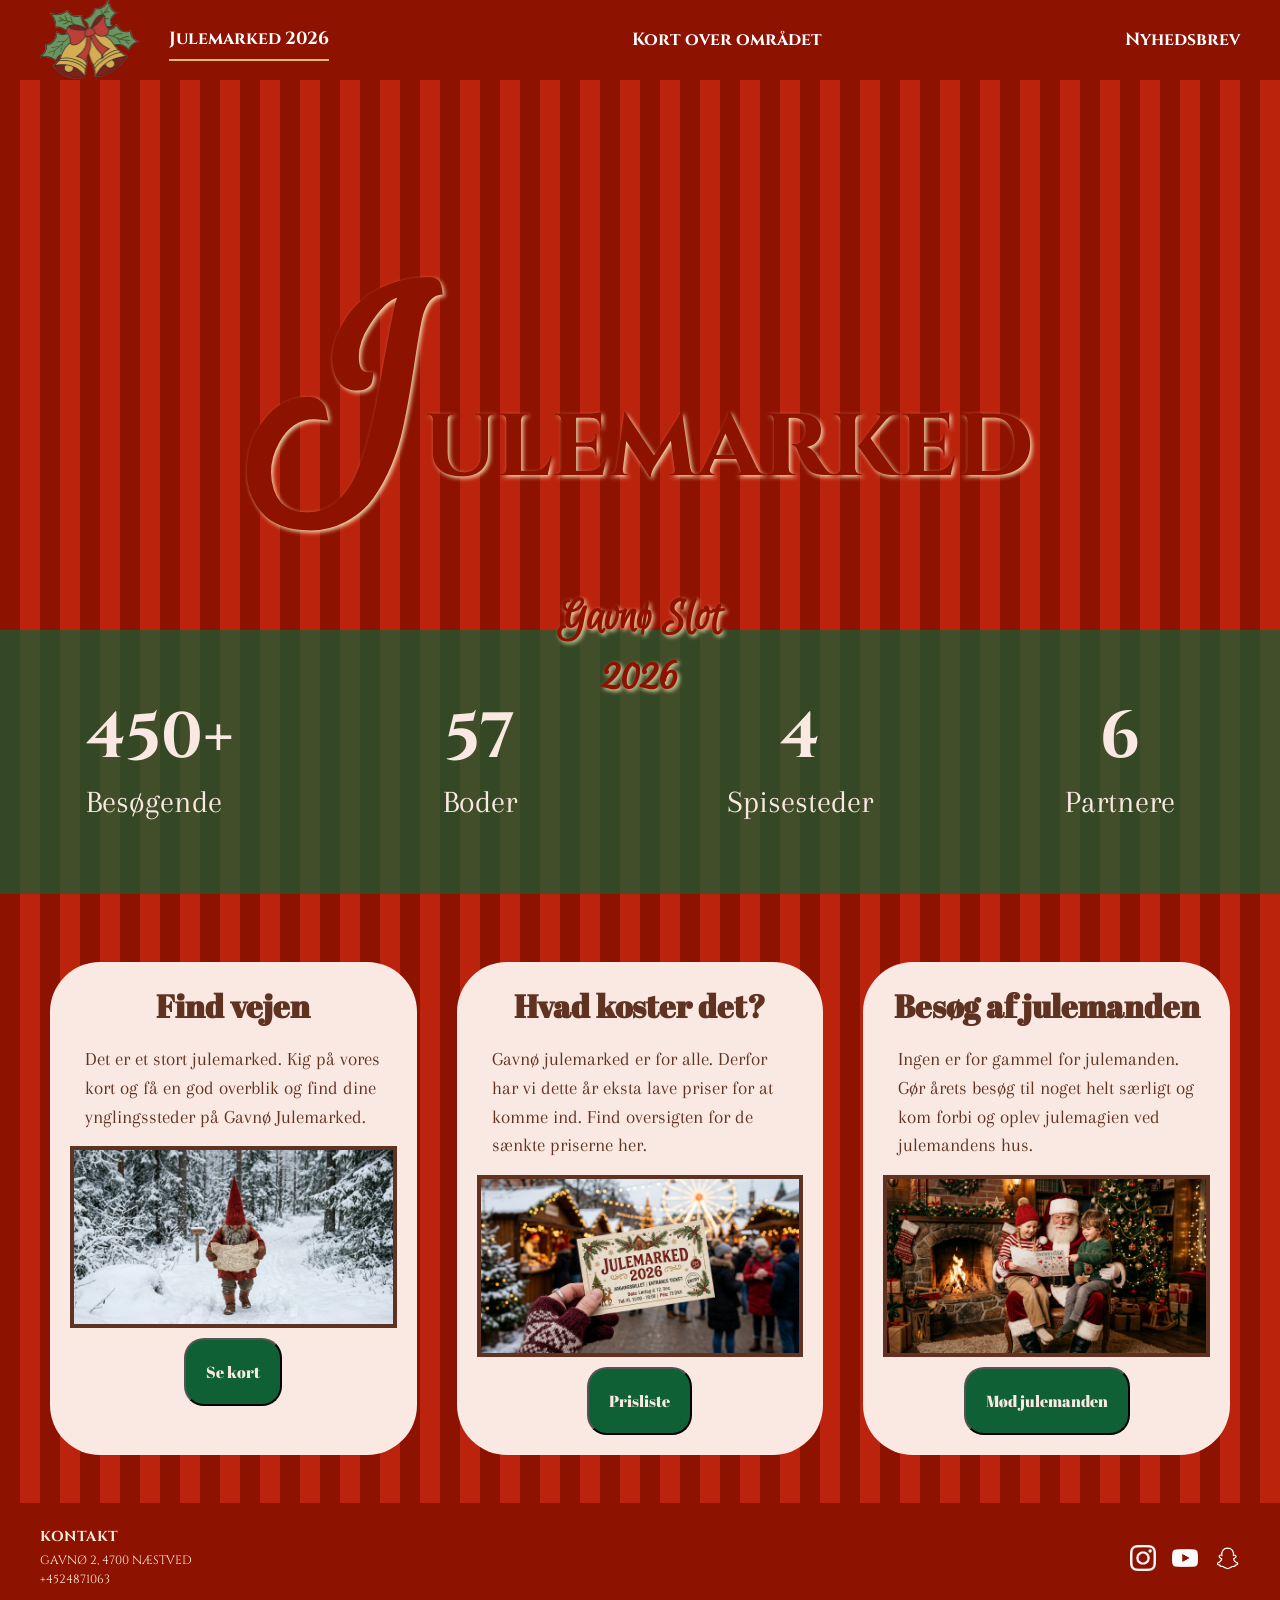
<file: index.html>
<!DOCTYPE html>
<html lang="da">

<head>
  <meta charset="UTF-8">
  <meta name="viewport" content="width=device-width, initial-scale=1.0">
  <title>Julemarked</title>
  <link rel="stylesheet" href="./starter.css">
  <link rel="stylesheet" href="./style.css">
  <link rel="apple-touch-icon" sizes="180x180" href="./imgs/apple-touch-icon.png" />
  <link rel="icon" href="./imgs/favicon.ico" />
  <link rel="icon" href="/favicon-16x16.png" type="image/png" />
</head>

<body>
  <header class="site-header">
    <div class="header-content">
      <a class="site-logo" href="./index.html">
        <img src="./imgs/logo2.png"></a>
      <nav class="site-nav">
        <button popovertarget="menu">Menu</button>
        <ul class="menu" id="menu" popover>
          <li><a href="./index.html" aria-current="page">Julemarked 2026</a></li>
          <li><a href="./svg.html">Kort over området</a></li>
          <li><a href="./form.html">Nyhedsbrev</a></li>
        </ul>
      </nav>
    </div>
  </header>

  <main>
    <div class="forside_billede">
      <video class="video" autoplay muted loop playsinline poster="./imgs/download.mp4">
        <source src="./imgs/download.mp4" type="video/mp4">
      </video>
      <div class="forside_wrapper">
        <h1><span class="forste_bokstav">J</span>ulemarked</h1>
        <h2>Gavnø Slot <br>
          2026</h2>
      </div>
    </div>

    <div class="fyll_hela">
      <div class="indhold">
        <h2>450+</h2>
        <P>Besøgende</P>
      </div>
      <div class="indhold">
        <h2>57</h2>
        <P>Boder</P>
      </div>
      <div class="indhold">
        <h2>4</h2>
        <P>Spisesteder</P>
      </div>
      <div class="indhold">
        <h2>6</h2>
        <P>Partnere</P>
      </div>
    </div>
    <section class="pop_3">
      <article class="card">
        <div class="card-content flow">
          <h3>Find vejen</h3>
          <p>
            Det er et stort julemarked.
            Kig på vores kort og få en god overblik og find dine ynglingssteder på Gavnø Julemarked. </p>
          <img src="./imgs/nissemedkarta.webp" alt="Billede af nisse med kort">
          <button class="btn" popovertarget="kort_oversigt">
            Se kort
          </button>
        </div>

        <div class="kort_oversigt" id="kort_oversigt" popover>
          <img src="./imgs/julemarked-kort.svg" alt="Billede af et kort">
          <div class="tekst_kort_oversigt">
            <h2>Find vejen</h2>
            <a href="svg.html" class="btn_kort">Se kort</a>

            <button class="btn" popovertarget="kort_oversigt">
              Luk
            </button>
          </div>
        </div>
      </article>

      <article class="card">
        <div class="card-content flow">
          <h3>Hvad koster det?</h3>
          <p>
            Gavnø julemarked er for alle. Derfor har vi dette år eksta lave priser for at komme ind. Find oversigten for
            de sænkte priserne her.
          </p>
          <img src="./imgs/biljett.webp" alt="Billede af en bilett">
          <button class="btn" popovertarget="kostnad">
            Prisliste
          </button>
        </div>

        <div class="kostnad" id="kostnad" popover>
          <img src="./imgs/biljett.webp" alt="Billede af en hånd og en billett">
          <div class="program-content flow">
            <h2>Entré</h2>
            <p>

              Barn (0-12år) - GRATIS
              <br>
              Ungdom (12-18år) - 15 kr
              <br>
              Voksen - 30kr
              <br>

              Pensionist (65+) - 15 kr

            </p>
            <button class="btn" popovertarget="kostnad">
              Luk
            </button>
          </div>
        </div>
      </article>

      <article class="card">
        <div class="card-content flow">
          <h3>Besøg af julemanden</h3>
          <p>
            Ingen er for gammel for julemanden. Gør årets besøg til noget helt særligt og kom forbi og oplev julemagien
            ved julemandens hus.
          </p>
          <img src="./imgs/tomtemedbarn.webp" alt="Billede af julemand og to børn">
          <button class="btn" popovertarget="julemanden">
            Mød julemanden
          </button>
        </div>

        <div class="julemanden" id="julemanden" popover>
          <img src="./imgs/tomtemedbarn.webp" alt="Billede af julemand og to børn">
          <div class="program-content flow">
            <h2>Besøg af julemanden</h2>
            <p>
              Nu kan du besøge julemanden på Gavnø julemarked.
              Julemanden er på plads hver dag fra: <br>
              09:00-11:00 <br>
              Frokostpause 11:00-12:00 <br>
              12:00-15:00

            </p>
            <button class="btn" popovertarget="julemanden">
              Luk
            </button>
          </div>
        </div>
      </article>
    </section>



  </main>

  <footer class="site-footer">
    <div class="footer-content">
      <div class="footer-kontakt">
        <h4>KONTAKT</h4>
        <p>GAVNØ 2, 4700 NÆSTVED</p>
        <p>+4524871063</p>
      </div>

      <div class="footer-socials">
        <a href="#" aria-label="Instagram">
          <img src="./imgs/insta.png" alt="Instagram">
        </a>
        <a href="#" aria-label="YouTube">
          <img src="./imgs/youtube.png" alt="YouTube">
        </a>
        <a href="#" aria-label="Snapchat">
          <img src="./imgs/snap.png" alt="Snapchat">
        </a>
      </div>
    </div>
  </footer>
  <script src="./script.js"></script>
</body>

</html>
</file>
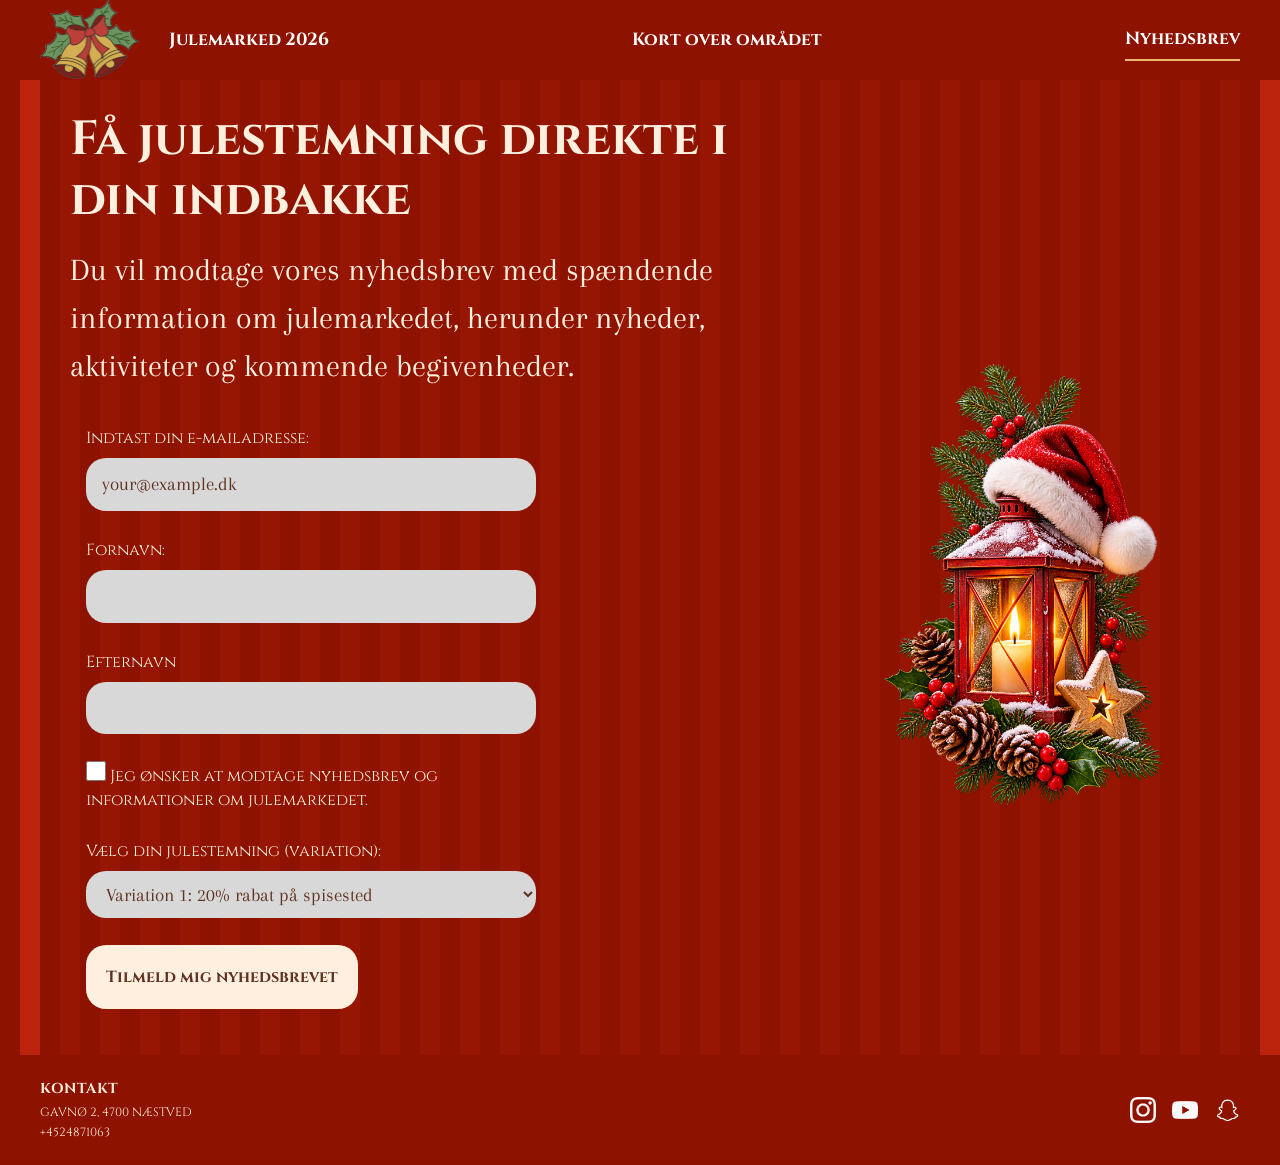
<file: form.html>
<!DOCTYPE html>
<html lang="da">

<head>
  <meta charset="UTF-8">
  <meta name="viewport" content="width=device-width, initial-scale=1.0">
  <title>Nyhedsbrev</title>
  <link rel="stylesheet" href="./starter.css">
  <link rel="stylesheet" href="./style.css">
  <link rel="apple-touch-icon" sizes="180x180" href="./imgs/apple-touch-icon.png" />
  <link rel="icon" href="./imgs/favicon.ico" />
  <link rel="icon" href="/favicon-16x16.png" type="image/png" />
</head>

<body>
  <header class="site-header">
    <div class="header-content">
      <a class="site-logo" href="./index.html">
        <img src="./imgs/logo2.png"></a>
      <nav class="site-nav">
        <button popovertarget="menu">Menu</button>
        <ul class="menu" id="menu" popover>
          <li><a href="./index.html">Julemarked 2026</a></li>
          <li><a href="./svg.html">Kort over området</a></li>
          <li><a href="./form.html" aria-current="page">Nyhedsbrev</a></li>
        </ul>
      </nav>
    </div>
  </header>

  <main>
    <section class="form-page">
      <div class="left-side">
        <header class="form-intro">
          <h1>Få julestemning direkte i din indbakke</h1>
          <p>Du vil modtage vores nyhedsbrev med spændende information om julemarkedet, herunder nyheder, aktiviteter og
            kommende
            begivenheder.</p>
        </header>

        <form class="form-placeholder" action="./opsamling.html">
          <div class="form-group">
            <label for="mail"> Indtast din e-mailadresse:</label>
            <input type="text" id="mail" value="your@example.dk" required />
          </div>
          <div class="form-group">
            <label for="fornavn">Fornavn:</label>
            <input type="text" id="fornavn" required />
          </div>
          <div class="form-group">
            <label for="efternavn">Efternavn</label>
            <input type="text" id="efternavn" required />
          </div>
          <div class="form-group">



            <label for="nyhedsbrev"> <input type="checkbox" id="nyhedsbrev" required /> Jeg ønsker at modtage nyhedsbrev
              og <br>
              informationer om julemarkedet.</label>

          </div>
          <div class="form-group">
            <label for="variation">Vælg din julestemning (variation):</label>
            <select id="variation">
              <option value="spisested">Variation 1: 20% rabat på spisested</option>
              <option value="aktiviteter">Variation 2: 20% i Gaveværkstedet</option>
            </select>
          </div>
          <button class="tilmeld">Tilmeld mig nyhedsbrevet</button>
        </form>
      </div>
      <div class="right-side">
        <img src="./imgs/julelanterne.png" alt="Billede af en julelandterne">
      </div>
    </section>


  </main>

  <footer class="site-footer">
    <div class="footer-content">
      <div class="footer-kontakt">
        <h4>KONTAKT</h4>
        <p>GAVNØ 2, 4700 NÆSTVED</p>
        <p>+4524871063</p>
      </div>

      <div class="footer-socials">
        <a href="#" aria-label="Instagram">
          <img src="./imgs/insta.png" alt="Instagram">
        </a>
        <a href="#" aria-label="YouTube">
          <img src="./imgs/youtube.png" alt="YouTube">
        </a>
        <a href="#" aria-label="Snapchat">
          <img src="./imgs/snap.png" alt="Snapchat">
        </a>
      </div>
    </div>
  </footer>
  <script src="./script.js"></script>
</body>

</html>
</file>
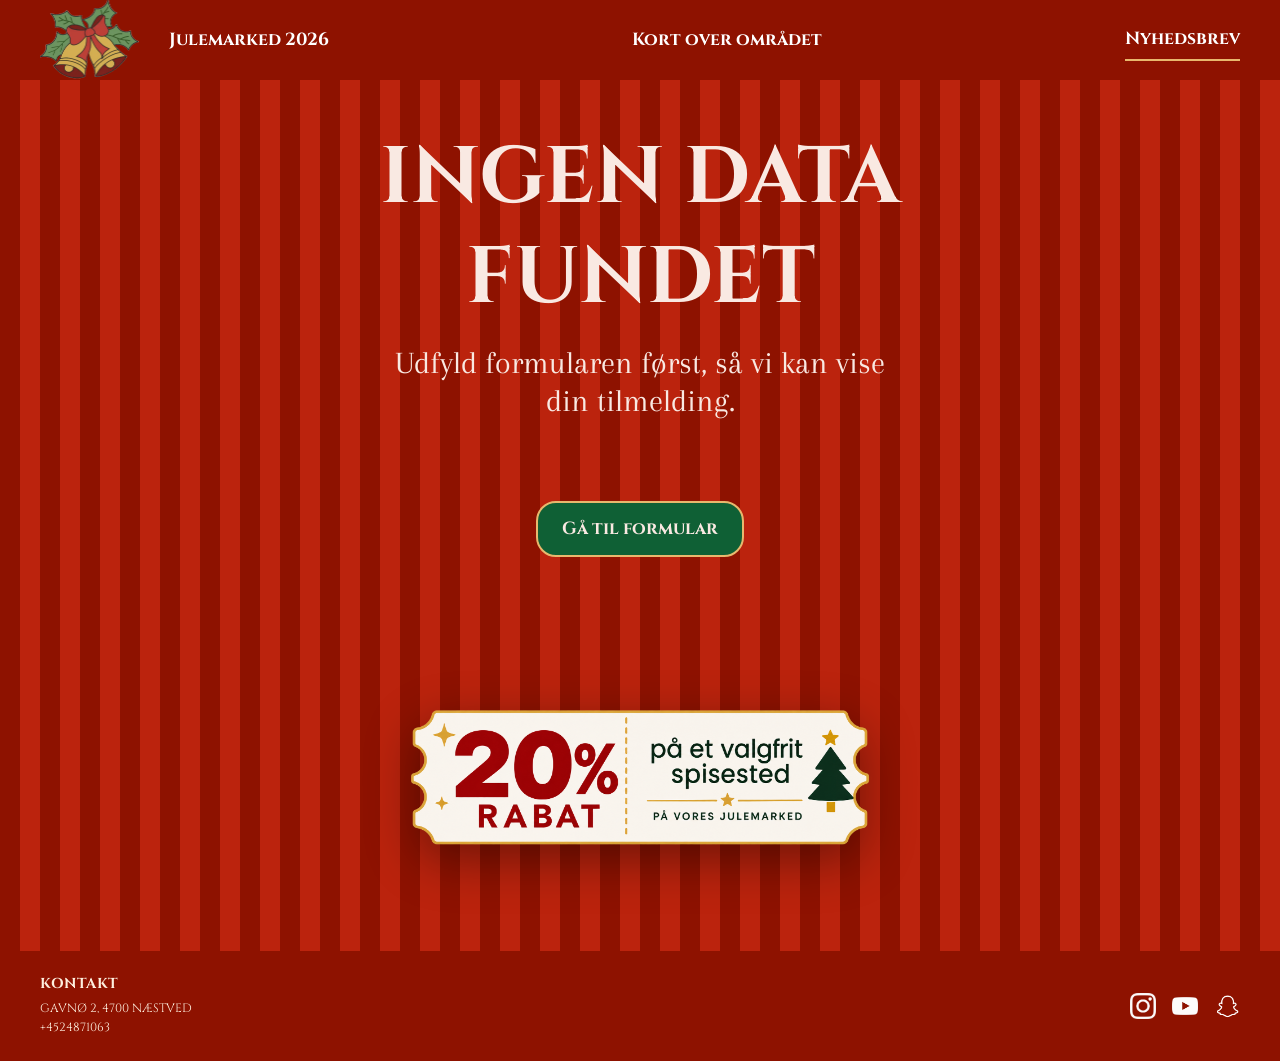
<file: opsamling.html>
<!DOCTYPE html>
<html lang="da">

<head>
  <meta charset="UTF-8">
  <meta name="viewport" content="width=device-width, initial-scale=1.0">
  <title>Tilmeld</title>
  <link rel="stylesheet" href="./starter.css">
  <link rel="stylesheet" href="./style.css">
  <link rel="apple-touch-icon" sizes="180x180" href="./imgs/apple-touch-icon.png" />
  <link rel="icon" href="./imgs/favicon.ico" />
  <link rel="icon" href="/favicon-16x16.png" type="image/png" />
</head>

<body>
  <header class="site-header">
    <div class="header-content">
      <a class="site-logo" href="./index.html">
        <img src="./imgs/logo2.png"></a>
      <nav class="site-nav">
        <button popovertarget="menu">Menu</button>
        <ul class="menu" id="menu" popover>
          <li><a href="./index.html">Julemarked 2026</a></li>
          <li><a href="./svg.html">Kort over området</a></li>
          <li><a href="./form.html" aria-current="page">Nyhedsbrev</a></li>
        </ul>
      </nav>
    </div>
  </header>

  <main>
    <section class="opsamling-page">
      <div class="opsamling-intro" id="opsamling-indhold">
        <h1>TAK FOR DIN TILMELDING</h1>
        <p>Indlæser din tilmelding...</p>

        <div class="actions">
          <a class="button" href="./form.html">Tilbage til formular</a>
        </div>
      </div>

      <article class="opsamling-placeholder">
        <a href="./imgs/rabatbillet.png" download="Gavnoe-Julemarked-Rabatbillet.png"
          title="Klik for at downloade din rabatbillet">
          <img src="./imgs/rabatbillet.png" alt="20% rabat på et valgfrit spisested" class="rabat-billet">
        </a>
      </article>
    </section>
  </main>

  <footer class="site-footer">
    <div class="footer-content">
      <div class="footer-kontakt">
        <h4>KONTAKT</h4>
        <p>GAVNØ 2, 4700 NÆSTVED</p>
        <p>+4524871063</p>
      </div>

      <div class="footer-socials">
        <a href="#" aria-label="Instagram">
          <img src="./imgs/insta.png" alt="Instagram">
        </a>
        <a href="#" aria-label="YouTube">
          <img src="./imgs/youtube.png" alt="YouTube">
        </a>
        <a href="#" aria-label="Snapchat">
          <img src="./imgs/snap.png" alt="Snapchat">
        </a>
      </div>
    </div>
  </footer>
  <script src="./script.js"></script>
</body>

</html>
</file>
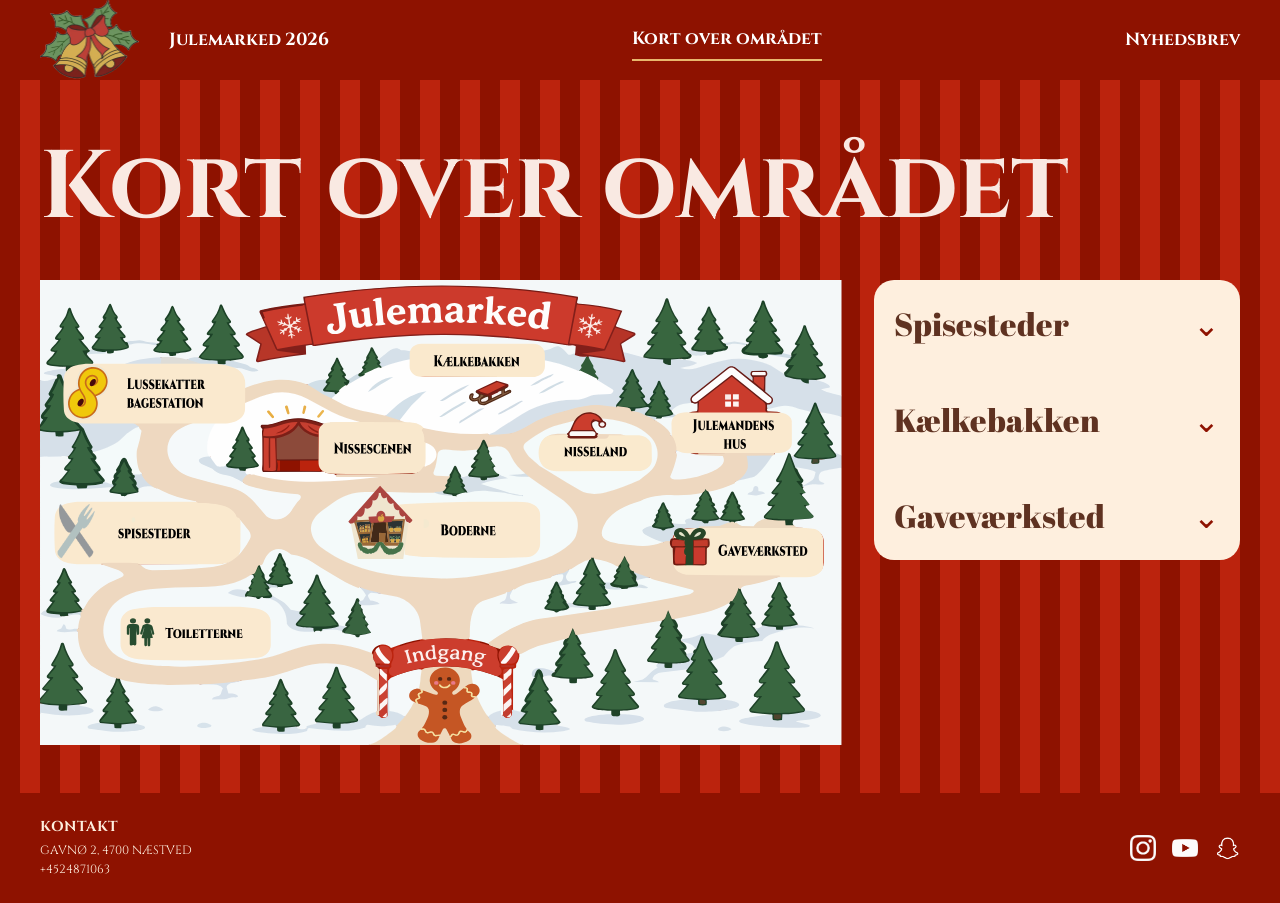
<file: svg.html>
<!DOCTYPE html>
<html lang="da">

<head>
  <meta charset="UTF-8">
  <meta name="viewport" content="width=device-width, initial-scale=1.0">
  <title>Kort over området</title>
  <link rel="stylesheet" href="./starter.css">
  <link rel="stylesheet" href="./style.css">
  <link rel="apple-touch-icon" sizes="180x180" href="./imgs/apple-touch-icon.png" />
  <link rel="icon" href="./imgs/favicon.ico" />
  <link rel="icon" href="/favicon-16x16.png" type="image/png" />
</head>

<body>
  <header class="site-header">
    <div class="header-content">
      <a class="site-logo" href="./index.html">
        <img src="./imgs/logo2.png"></a>
      <nav class="site-nav">
        <button popovertarget="menu">Menu</button>
        <ul class="menu" id="menu" popover>
          <li><a href="./index.html">Julemarked 2026</a></li>
          <li><a href="./svg.html" aria-current="page">Kort over området</a></li>
          <li><a href="./form.html">Nyhedsbrev</a></li>
        </ul>
      </nav>
    </div>
  </header>

  <main>
    <section class="svg-page">
      <header class="svg-intro">
        <h1>Kort over området</h1>
      </header>

      <section class="svg-layout">

        <div>
          <svg class="svg-kort" viewBox="0 0 930.77 540.24">
            <use href="./imgs/julemarked-kort.svg#bg"></use>
            <use href="./imgs/julemarked-kort.svg#indgang"></use>
            <use class="kagemand" href="./imgs/julemarked-kort.svg#km"></use>
          </svg>
        </div>
        <div class="svg-placeholder">

          <div class="accordion">
            <details class="accordion-item" name="accordion" id="spisesteder">
              <summary>Spisesteder</summary>
              <div class="tekst_svg">
                På julemarkedet finder man mange hyggelige spisesteder med lækker mad og varme drikke. Man kan blandt
                andet købe
                æbleskiver med syltetøj, flæskestegssandwich og varm kakao. Der er også søde fristelser
                som brændte
                mandler og andre lækre julesnacks.
              </div>
            </details>
            <details class="accordion-item" name="accordion" id="kalkebakken">
              <summary>Kælkebakken</summary>
              <div class="tekst_svg">
                På Gavnø kan børn og voksne prøve den hyggelige kælkebakke. Her kan man suse ned ad bakken og
                have det sjovt
                sammen med familie og venner. Det er en sjov vinteraktivitet, hvor man kan mærke julestemningen og få
                røde kinder.
              </div>
            </details>
            <details class="accordion-item" name="accordion" id="gavevarksted">
              <summary>Gaveværksted</summary>
              <div class="tekst_svg">
                ikke det der med børn og voksne
                I julemarkedets gaveværksted kan man lave sine egne personlige julegaver. Her kan man slippe
                kreativiteten løs og skabe
                unikke gaver til familie og venner. Det er en hyggelig aktivitet, hvor man kan fordybe sig i det
                kreative og komme i
                julestemning.
              </div>
            </details>
          </div>
        </div>


      </section>
    </section>
  </main>

  <footer class="site-footer">
    <div class="footer-content">
      <div class="footer-kontakt">
        <h4>KONTAKT</h4>
        <p>GAVNØ 2, 4700 NÆSTVED</p>
        <p>+4524871063</p>
      </div>

      <div class="footer-socials">
        <a href="#" aria-label="Instagram">
          <img src="./imgs/insta.png" alt="Instagram">
        </a>
        <a href="#" aria-label="YouTube">
          <img src="./imgs/youtube.png" alt="YouTube">
        </a>
        <a href="#" aria-label="Snapchat">
          <img src="./imgs/snap.png" alt="Snapchat">
        </a>
      </div>
    </div>
  </footer>
  <script src="./script.js"></script>
</body>

</html>
</file>
<file: starter.css>
*,
::before,
::after {
  box-sizing: border-box;
  margin: 0;
  padding: 0;
}

html {
  interpolate-size: allow-keywords;
  font-family: system-ui, sans-serif;
  line-height: 1.5;
  -webkit-font-smoothing: antialiased;
}

h1,
h2 {
  line-height: 1.25;
}

p,
li {
  text-wrap: pretty;
}

img,
svg {
  display: block;
  width: 100%;
  height: auto;
}

label {
  display: block;
}

input,
button,
textarea,
select {
  font: inherit;
  color: inherit;
  background-color: transparent;
  font-size: max(1em, 16px);
  padding: 0;
  margin: 0;
}

input:where([type="checkbox"], [type="radio"]) {
  width: 1em;
  height: 1em;
}

textarea {
  resize: none;
  min-height: 4lh;
}

legend {
  padding: 0;
}

select,
::picker(select) {
  appearance: base-select;
}

[popover] {
  margin: revert;
}

dialog {
  overscroll-behavior: none;

  &::backdrop {
    overflow: hidden;
    overscroll-behavior: contain;
  }
}

.visually-hidden {
  position: absolute;
  width: 1px;
  height: 1px;
  overflow: hidden;
  white-space: nowrap;
  clip-path: inset(100%);
}
</file>
<file: style.css>
/* Variabler */
html {
  --color-page: #882424;
  --color-surface: #fff;
  --color-text: #f9e9e2;
  --color-muted: #666;
  --color-border: #d8d8d8;
  --space-05: 0.5rem;
  --space-1: 1rem;
  --space-2: 2rem;
  --space-3: 3rem;

  background: var(--color-page);
  color: var(--color-text);
  color-scheme: light dark;
}
/****************Fonts**************/
@font-face {
  font-family: "Cinzel-VariableFont";
  src:
    url("./fonts/Cinzel-VariableFont_wght.woff2") format("woff2"),
    url("./fonts/Cinzel-VariableFont_wght.woff") format("woff");
  font-weight: 100 900; /* <-- ÆNDRET HER */
  font-style: normal;
  font-display: swap;
}

@font-face {
  font-family: "EuphoriaScript";
  src:
    url("./fonts/EuphoriaScript-Regular.woff2") format("woff2"),
    url("./fonts/EuphoriaScript-Regular.woff") format("woff");
  font-weight: normal;
  font-style: normal;
  font-display: swap;
}

@font-face {
  font-family: "AbrilFatface";
  src:
    url("./fonts/AbrilFatface-Regular.woff2") format("woff2"),
    url("./fonts/AbrilFatface-Regular.woff") format("woff");
  font-weight: normal;
  font-style: normal;
  font-display: swap;
}

@font-face {
  font-family: "Arapey-Regular";
  src:
    url("./fonts/Arapey-Regular.woff2") format("woff2"),
    url("./fonts/Arapey-Regular.woff") format("woff");
  font-weight: normal;
  font-style: normal;
  font-display: swap;
}

/********************* Globalt layout */
body {
  margin: 0;
  min-height: 100svh;
  display: grid;
  grid-template-rows: auto 1fr auto;
  grid-template-columns: minmax(1rlh, 1fr) minmax(0, 75rem) minmax(1rlh, 1fr);
  background: repeating-linear-gradient(
    90deg,
    #8e1200 0px,
    #8e1200 20px,
    #bb230d 20px,
    #bb230d 40px
  );
}

h1 {
  font-family: "Cinzel-VariableFont";
  font-style: normal;
  font-size: 6rem;
}
h2 {
  font-family: "AbrilFatface";
  font-style: normal;
  font-size: 6rem;
}

h3,
p {
  margin: 0;
  font-family: "Arapey-Regular";
  font-style: normal;
  font-size: 2rem;
}

main {
  display: grid;
  grid-template-columns: inherit;
  grid-column: 1 / -1;
  align-content: start;
}

main > * {
  grid-column: 2;
  padding-block: var(--space-3);
}

main > .forside_billede {
  padding-top: 0;
  padding-bottom: 0;
  grid-column: 1 / -1;
}

.form-page {
  display: grid;
  gap: var(--space-2);
  @media (width > 600px) {
    grid-template-columns: min(40%, 50ch) 1fr;
  }
}

.form-intro {
  display: grid;
  gap: var(--space-1);
  align-content: start;
  max-width: 60ch;
}

.form-intro p {
  color: var(--color-muted);
}

.opsamling-page {
  display: grid;
  gap: 10rem;
  align-items: start;

  @media (width > 800px) {
    grid-template-columns: minmax(0, 44ch) minmax(20rem, 1fr);
  }
}

.opsamling-page .actions {
  margin-top: 4rem;
  margin-bottom: 4rem;
}

@view-transition {
  navigation: auto;
}

.opsamling-intro {
  display: grid;
  gap: var(--space-1);
  max-width: 60ch;
}

.opsamling-intro p {
  color: var(--color-text);
  line-height: 1.2;
}

.opsamling-page {
  display: grid;
  gap: var(--space-2);
  align-items: center;
  justify-items: center;
  text-align: center;

  @media (width > 800px) {
    grid-template-columns: 1fr;
  }
}

.opsamling-page h1 {
  font-size: 5rem;
  font-weight: 700;
}

.opsamling-intro {
  display: grid;
  gap: var(--space-1);
  max-width: 60ch;
  margin: 0 auto;
}

.opsamling-placeholder {
  display: flex;
  justify-content: center;
  align-items: center;
  width: 100%;
}

.rabat-billet {
  max-width: 100%;
  width: 500px;
  height: auto;
  filter: drop-shadow(0 15px 25px rgba(0, 0, 0, 0.4));

  animation: billetSpin linear both;
  animation-timeline: view();
  animation-range: entry 5% cover 45%;
}

@keyframes billetSpin {
  0% {
    opacity: 0;
    transform: translateY(120px) scale(0.3) rotate(-360deg);
  }
  70% {
    opacity: 1;
    transform: translateY(-10px) scale(1.05) rotate(10deg);
  }
  100% {
    opacity: 1;
    transform: translateY(0) scale(1) rotate(0deg);
  }
}

.error-page {
  display: grid;
  gap: var(--space-1);
  max-width: 60ch;
}

.error-page p {
  color: var(--color-muted);
}

/*****************************Header*/
.site-header {
  grid-column: 1 / -1;
  display: grid;
  grid-template-columns: inherit;
  background-color: #8e1200;
  height: 80px;
}

.site-header {
  position: relative;
}

.site-nav {
  display: flex;
  align-items: center;
}

.header-content {
  grid-column: 2;
}

.header-content {
  min-height: 4rem;
  display: flex;
  justify-content: space-between;
  align-items: center;
  gap: 30px;
  text-align: center;
}

.site-logo {
  color: inherit;
  font-weight: 700;
  text-decoration: none;
}

.site-logo img {
  height: 80px;
}

/****************************** Navigation & Burgermenu ******************************/

[popover] {
  margin: 0;
  padding: 0;
  border: none;
  background: transparent;
}

.site-nav button {
  padding: 0.5rem 1rem;
  border: 1px solid #e8b86d;
  background: #0f6035;
  color: white;
  font-family: "Cinzel-VariableFont", serif;
  font-weight: bold;
  border-radius: 8px;
  cursor: pointer;
}

.menu[popover] {
  position: fixed;
  inset: auto;
  top: 85px;
  right: 1rem;
  left: auto;
  transform: none !important;
  width: min(240px, calc(100vw - 2rem));
  max-width: none;
  margin: 0;
  padding: 1.5rem;
  background: #8e1200;
  border: 2px solid #e8b86d;
  border-radius: 12px;
  box-shadow: 0 10px 30px rgba(0, 0, 0, 0.5);
  display: none;
  flex-direction: column;
  gap: 12px;
  z-index: 1000;
}

.menu:popover-open {
  display: flex;
  align-items: flex-start;
  text-align: left;
  transform: none !important;
}

.menu {
  list-style: none;
  margin: 0;
  padding: 0;
}

.menu a {
  font-family: "Cinzel-VariableFont", serif;
  font-weight: bold;
  font-size: 1.1rem;
  display: inline-block;
  width: fit-content;
  padding: 0.4rem 0;
  color: white !important;
  text-decoration: none;
  text-align: left;
}

.menu a:hover,
.menu a[aria-current="page"] {
  border-bottom: 2px solid #e8b86d;
}

.menu li {
  color: white;
  display: block;
}

::backdrop {
  background: rgba(0, 0, 0, 0.4);
}

@media (width > 600px) {
  .site-nav button {
    display: none;
  }

  .site-nav {
    flex: 1;
  }

  .menu,
  .menu[popover] {
    all: unset;
    display: flex;
    justify-content: space-between;
    width: 100%;
    gap: 0;
    list-style: none;
    margin: 0;
    padding: 0;
    align-items: center;
    background: none;
    border: none;
    position: static;
  }

  .menu li {
    display: inline-block;
  }

  .menu a {
    font-size: 1.1rem;
    border-bottom: none;
  }

  .menu a:hover {
    color: #f4efef;
    border-bottom: 2px solid #e8b86d;
  }

  .menu a[aria-current="page"] {
    border-bottom: 2px solid #e8b86d;
  }
}

/* Flader */

.panel {
  padding: var(--space-1);
  display: grid;
  gap: var(--space-1);
}

.svg-placeholder,
.opsamling-placeholder {
  min-height: -webkit-fill-available;
  min-height: stretch;
}

.form-placeholder {
  min-height: -webkit-fill-available;
  min-height: stretch;
  padding: var(--space-1);
}

/* Knap/link */
.button {
  display: inline-block;
  padding: 0.8rem 1.5rem;
  border: 2px solid #e8b86d;
  border-radius: 20px;
  background-color: #0f6035;
  color: #f9e9e2;
  font-family: "Cinzel-VariableFont", serif;
  font-weight: bold;
  font-size: 1.1rem;
  text-decoration: none;
  transition:
    background-color 0.3s ease,
    transform 0.3s ease;
}

.button:hover {
  background-color: #f9e9e2;
  color: #5f3221;
  transform: translateY(-3px);
}

/**********Forside********/

@media screen and (max-width: 600px) {
  .pop_3 {
    grid-template-columns: 1fr !important;
  }

  .fyll_hela {
    display: grid !important;
    grid-template-columns: repeat(2, 1fr) !important;
    width: 90%;
    margin: 50px auto 0;
  }

  .forside_billede h1 {
    font-size: 3rem !important;
  }

  .forste_bokstav {
    font-size: 5rem !important;
  }
}

.forside_billede h1 {
  position: absolute;
  top: 45%;
  left: 50%;
  transform: translate(-50%, -50%);
  color: #8e1200;
  z-index: 2;
  white-space: nowrap;
  font-size: clamp(2rem, 8vw, 10rem);
  text-shadow: 2px 2px 4px rgba(243, 234, 185, 0.945);
  margin: 0 !important;
  padding: 0 !important;
}

.video {
  width: 100%;
  height: 500px;
  display: block;
  object-fit: cover;
  width: 100vw;
  margin-left: calc(50% - 50vw);
}

.forste_bokstav {
  font-family: EuphoriaScript;
  font-size: 19rem;
}

.forside_billede h2 {
  font-family: EuphoriaScript;
  position: absolute;
  top: 72%;
  left: 50%;
  transform: translate(-50%, -50%);
  color: #8e1200;
  z-index: 2;
  white-space: nowrap;
  text-align: center;
  font-size: 3rem;
  text-shadow: 2px 2px 4px rgba(243, 234, 185, 0.945);
}

.fyll_hela {
  display: grid;
  grid-template-columns: 1fr 1fr 1fr 1fr;
  background-color: rgba(15, 96, 53, 0.7);
  width: 100vw;
  margin-left: calc(50% - 50vw);
  margin-top: 50px;
}

.indhold {
  max-width: 1200px;
  margin: auto;
  padding: 20px;
}

.indhold h2 {
  font-family: "Cinzel-VariableFont";
  text-align: center;
  font-size: 4rem;
}

.pop_3 {
  margin-top: 20px;
  display: grid;
  grid-template-columns: repeat(3, 1fr);
  gap: 20px;
}

[popover] {
  width: 750px;
  max-width: 90vw;
  padding: 25px;

  border: none;
  border-radius: 18px;
  background: white;

  box-shadow: 0 10px 40px rgba(0, 0, 0, 0.25);

  opacity: 0;
  transform: translate(-50%, -48%) scale(0.95);

  transition:
    opacity 0.35s ease,
    transform 0.35s cubic-bezier(0.22, 1, 0.36, 1),
    display 0.35s allow-discrete,
    overlay 0.35s allow-discrete;
}

:popover-open {
  display: flex;
  flex-direction: column;
  align-items: center;
  gap: 15px;
  opacity: 1;
  transform: translate(-50%, -50%) scale(1);
}

@starting-style {
  [popover]:popover-open {
    opacity: 0;
    transform: translate(-50%, -48%) scale(0.95);
  }
}

[popover] img {
  width: 100%;
  max-height: 280px;
  object-fit: contain;
  border-radius: 12px;
}

[popover] h2,
[popover] p {
  width: 100%;
  margin: 5px 0;
}

::backdrop {
  background: rgba(0, 0, 0, 0.5);
}

#kort_oversigt,
#kostnad,
#julemanden {
  position: fixed;
  inset: 50% auto auto 50%;
  transform: translate(-50%, -50%);
}

.card img {
  max-width: 100%;
  width: 400px;
  height: auto;
  margin-bottom: 10px;
  border: 4px solid #5f3221;
}

.card {
  background-color: #f9e9e2;
  padding: 20px;
  margin-left: 10px;
  margin-right: 10px;
  border-radius: 50px;
}

.card h3 {
  color: #5f3221;
  text-align: center;
  font-family: "AbrilFatface";
}

.card p {
  color: #5f3221;
  font-size: 1.2rem;
  padding: 15px;
}

.btn {
  background-color: #0f6035;
  color: #f9e9e2;
  text-align: center;
  border-radius: 20px;
  padding: 20px;
  margin: 0 auto;
  display: block;
  font-family: "AbrilFatface";
  transition:
    background-color 0.4s ease,
    transform 0.4s cubic-bezier(0.22, 1, 0.36, 1),
    box-shadow 0.4s ease;
}

.btn_kort {
  background-color: #5f3221;
  color: #f9e9e2;
  text-align: center;
  border-radius: 20px;
  padding: 20px;
  margin: 0 auto;
  display: block;
  text-decoration: none;
  font-family: "AbrilFatface";
  transition:
    background-color 0.4s ease,
    transform 0.4s cubic-bezier(0.22, 1, 0.36, 1),
    box-shadow 0.4s ease;
}

.btn_kort:hover {
  background-color: #8e1200;
  transform: translateY(-5px);
  box-shadow: 0 5px 12px rgba(0, 0, 0, 0.2);
}

.btn:hover {
  background-color: #8e1200;
  transform: translateY(-5px);
  box-shadow: 0 5px 12px rgba(0, 0, 0, 0.2);
}

.btn:active {
  transform: translateY(-1px);
  box-shadow: 0 3px 8px rgba(0, 0, 0, 0.15);
}

.kort_oversigt,
.kostnad,
.julemanden {
  background-color: #f9e9e2;
}

.kort_oversigt h2,
.kostnad h2,
.julemanden h2 {
  color: #5f3221;
  text-align: center;
  font-size: 2rem;
}

.kort_oversigt p,
.kostnad p,
.julemanden p {
  color: #5f3221;
  text-align: center;
  font-size: 1.5rem;
}

.accordion-item summary {
  color: #5f3221;
  font-size: 2rem;
  font-family: "AbrilFatface";
}

.accordion-item div {
  color: #5f3221;
  font-size: 1.5rem;
  font-family: "AbrilFatface";
}

/******************forms*************/
.form-page {
  display: grid;
  grid-template-columns: 1fr;
  gap: 20px;
  background-color: rgba(142, 18, 0, 0.8);
  padding: 30px;
}

@media (width > 800px) {
  .form-page {
    grid-template-columns: 2fr 1fr;
    align-items: center;
  }
}

.form-page h1 {
  font-size: 3rem;
  color: #feefde;
  width: 100%;
}

.form-page p {
  color: #feefde;
  margin-bottom: 20px;
}

.left-side,
.form-intro {
  width: 100%;
  max-width: none;
}

.left-side {
  width: 100%;
}

.right-side {
  display: flex;
  justify-content: center;
  margin-top: var(--space-2);
}

.right-side img {
  width: 100%;
  max-width: 300px;
  height: auto;
}

.form-placeholder {
  background-color: transparent;
  color: #feefde;
  font-family: "Cinzel-VariableFont";
  border: none;
}

input {
  background-color: #d8d8d8;
  color: #5f3221;
  border-radius: 20px;
  border: none;
}

.form-group {
  margin-bottom: 27px;
}

.tilmeld {
  background-color: #feefde;
  color: #5f3221;
  font-weight: bold;
  padding: 20px;
  border: none;
  border-radius: 20px;
  transition:
    background-color 0.4s ease,
    transform 0.4s cubic-bezier(0.22, 1, 0.36, 1),
    box-shadow 0.4s ease;
}

.tilmeld:hover {
  background-color: #0f6035;
  color: #feefde;
  transform: translateY(-5px);
}

input[type="checkbox"] {
  width: 20px;
  height: 20px;
}

.spørgsmål {
  margin-bottom: 40px;
}

/******************footer*************/

.site-footer {
  grid-column: 1 / -1;
  display: grid;
  grid-template-columns: inherit;
  background-color: #8e1200;
  height: auto;
  min-height: 110px;
  padding-block: 1rem;
  align-items: center;
}

.footer-content {
  grid-column: 2;
  display: flex;
  flex-direction: row;
  flex-wrap: nowrap;
  justify-content: space-between;
  align-items: center;
  gap: 1rem;
  color: #feefde;
}

.footer-kontakt h4 {
  font-family: "Cinzel-VariableFont", serif;
  font-size: 0.9rem;
  margin: 0 0 0.3rem 0;
  color: #feefde;
  letter-spacing: 0.5px;
}

.footer-kontakt p {
  font-family: "Cinzel-VariableFont", serif;
  font-size: 0.75rem;
  line-height: 1.4;
  margin: 0.15rem 0;
  color: #feefde;
}

.footer-socials {
  display: flex;
  flex-direction: row;
  align-items: center;
  gap: 1rem;
  flex-shrink: 0;
}

.footer-socials a {
  display: inline-flex;
  align-items: center;
}

.footer-socials img {
  width: 26px;
  height: 26px;
  object-fit: contain;
  display: block;
}

/***************SVG**********/
.svg-page {
  display: grid;
  gap: var(--space-2);
}

.svg-intro {
  display: grid;
  gap: var(--space-1);
}

.svg-intro p {
  color: var(--color-muted);
}

.svg-layout {
  display: grid;
  gap: var(--space-2);
  align-items: start;
  @media (width > 800px) {
    grid-template-columns: 1fr min(40%, 36ch);
  }
}

/* Details */
.accordion {
  display: grid;
  gap: var(--space-05);
}

.tekst_svg {
  font-family: "Arapey-Regular" !important;
  padding: 10px;
}

.svg-placeholder {
  min-height: auto;
  height: fit-content;
  padding: 0;
  border-radius: 20px;
  background-color: #feefde;
}

summary {
  padding: 20px;
}

/************pil SVG************/

.accordion-item summary {
  list-style: none;
  display: flex;
  justify-content: space-between;
  align-items: center;
  cursor: pointer;
}

.accordion-item summary::after {
  content: "⌄";
  color: #8e1200;
  font-size: 2rem;
  transition: transform 0.3s ease;
}

.accordion-item[open] summary::after {
  transform: rotate(180deg);
}

/*********kagemand svg************/
.kagemand {
  transition: transform 1s ease;
  transform-box: view-box;
  transform-origin: 0 0;
}

/* Mobilanpassning av opsamling.html */
@media screen and (max-width: 600px) {
  .opsamling-page {
    grid-template-columns: minmax(0, 1fr);
    width: 100%;
    min-width: 0;
    gap: 2rem;
    box-sizing: border-box;
    padding: 1.5rem 1rem;
  }

  .opsamling-intro {
    width: 100%;
    min-width: 0;
    max-width: 100%;
  }

  .opsamling-page h1 {
    font-size: clamp(2rem, 9vw, 3rem);
    line-height: 1.15;
    overflow-wrap: break-word;
    margin: 0;
  }

  .opsamling-intro p {
    font-size: 1.25rem;
    line-height: 1.5;
    overflow-wrap: break-word;
  }

  .opsamling-placeholder {
    width: 100%;
    min-width: 0;
  }

  .rabat-billet {
    width: 100%;
    max-width: 350px;
    height: auto;
  }

  .opsamling-page .actions {
    margin-top: 1.5rem;
    margin-bottom: 1.5rem;
  }
}

/*********Variation************/
.form-group label {
  display: block;
  margin-bottom: 0.5rem;
}

.form-group input[type="text"],
.form-group input[type="email"],
.form-group select {
  width: 100%;
  max-width: 450px;
  padding: 0.75rem 1rem;
  font-family: "Arapey-Regular", serif;
  font-size: 1.2rem;
  background-color: #d8d8d8;
  color: #5f3221;
  border-radius: 20px;
  border: none;
  box-sizing: border-box;
}
</file>
